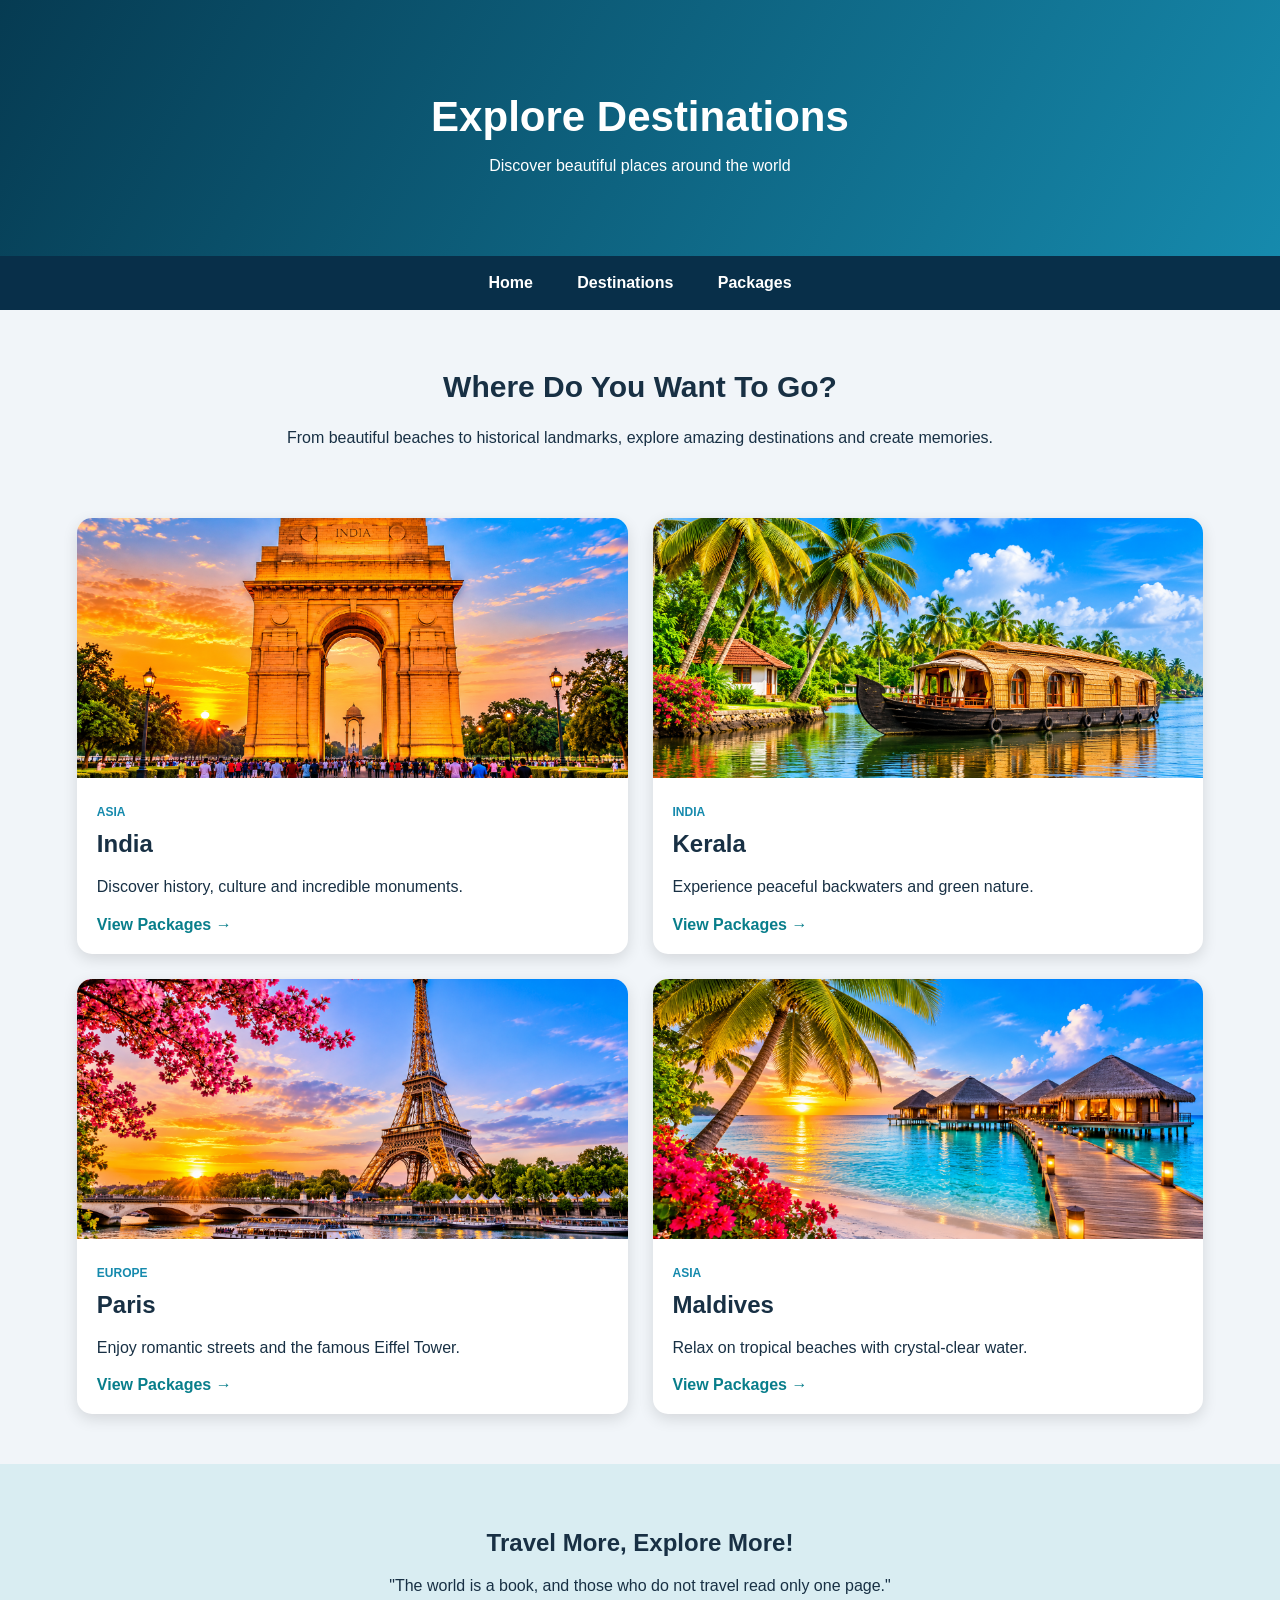
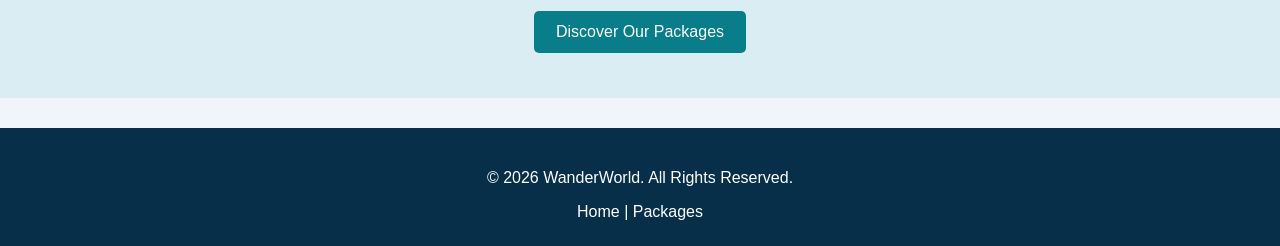
<file: destination.html>
<!DOCTYPE html>
<html lang="en">
<head>
    <meta charset="UTF-8">
    <meta name="viewport" content="width=device-width, initial-scale=1.0">
    <title>WanderWorld | Destinations</title>
    <link rel="stylesheet" href="./css/style.css">
</head>
<body class="destination-page">

    <header class="destination-header">
        <h1>Explore Destinations</h1>
        <p>Discover beautiful places around the world</p>
    </header>

    <nav>
        <a href="./index.html">Home</a>
        <a href="./destination.html">Destinations</a>
        <a href="./packages.html">Packages</a>
    </nav>

    <main>

        <section class="destination-intro">
            <h2>Where Do You Want To Go?</h2>
            <p>
                From beautiful beaches to historical landmarks,
                explore amazing destinations and create memories.
            </p>
        </section>

        <section class="destination-gallery">

            <article class="place-card">
                <img src="./images/India Gate at Golden Sunset.png" alt="India">
                <div class="place-info">
                    <span>ASIA</span>
                    <h2>India</h2>
                    <p>Discover history, culture and incredible monuments.</p>
                    <a href="./packages.html">View Packages →</a>
                </div>
            </article>

            <article class="place-card">
                <img src="./images/Kerala Backwaters Houseboat Paradise.png" alt="Kerala">
                <div class="place-info">
                    <span>INDIA</span>
                    <h2>Kerala</h2>
                    <p>Experience peaceful backwaters and green nature.</p>
                    <a href="./packages.html">View Packages →</a>
                </div>
            </article>

            <article class="place-card">
                <img src="./images/Eiffel Tower Sunset River Cruise.png" alt="Paris">
                <div class="place-info">
                    <span>EUROPE</span>
                    <h2>Paris</h2>
                    <p>Enjoy romantic streets and the famous Eiffel Tower.</p>
                    <a href="./packages.html">View Packages →</a>
                </div>
            </article>

            <article class="place-card">
                <img src="./images/Sunset Overwater Paradise.png" alt="Maldives">
                <div class="place-info">
                    <span>ASIA</span>
                    <h2>Maldives</h2>
                    <p>Relax on tropical beaches with crystal-clear water.</p>
                    <a href="./packages.html">View Packages →</a>
                </div>
            </article>

        </section>

        <section class="destination-quote">
            <h2>Travel More, Explore More!</h2>
            <p>"The world is a book, and those who do not travel read only one page."</p>
            <a href="./packages.html">Discover Our Packages</a>
        </section>

    </main>

    <footer>
        <p>© 2026 WanderWorld. All Rights Reserved.</p>
        <a href="./index.html">Home</a> |
        <a href="./packages.html">Packages</a>
    </footer>

</body>
</html>
</file>
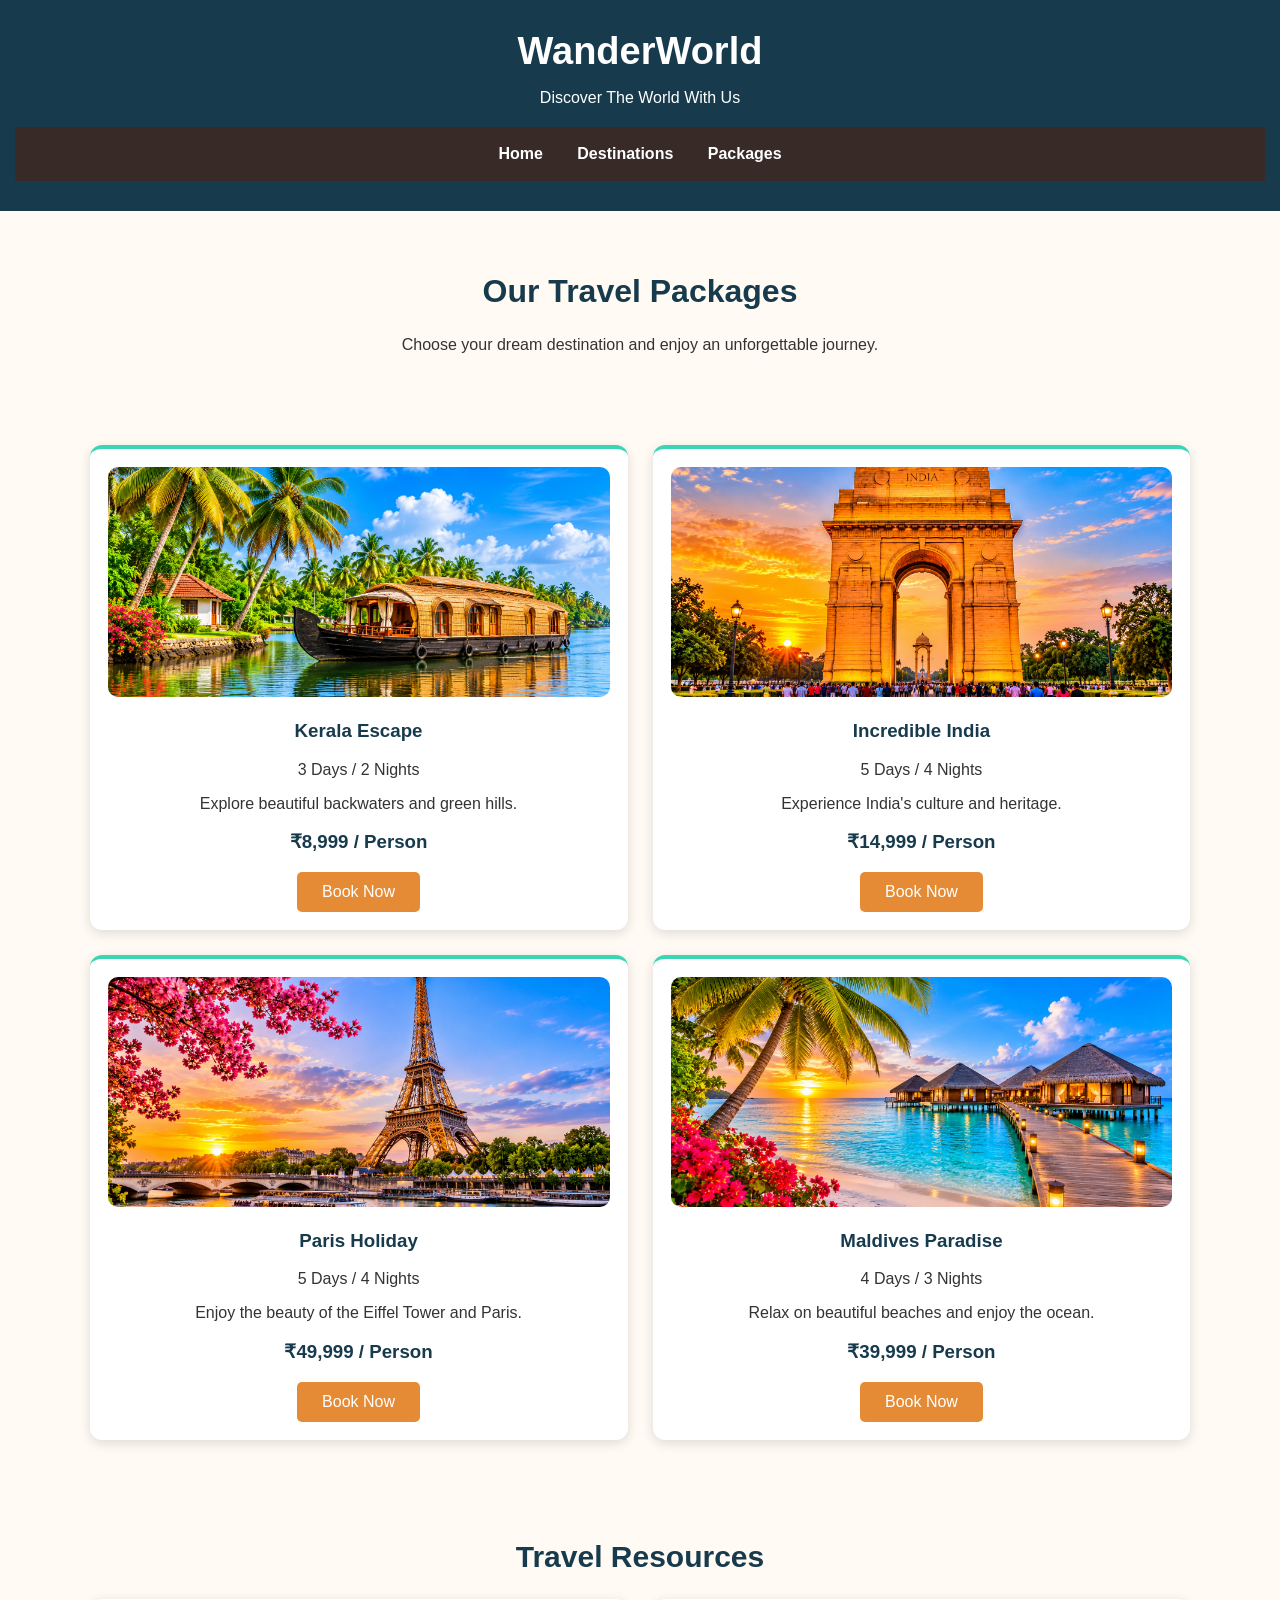
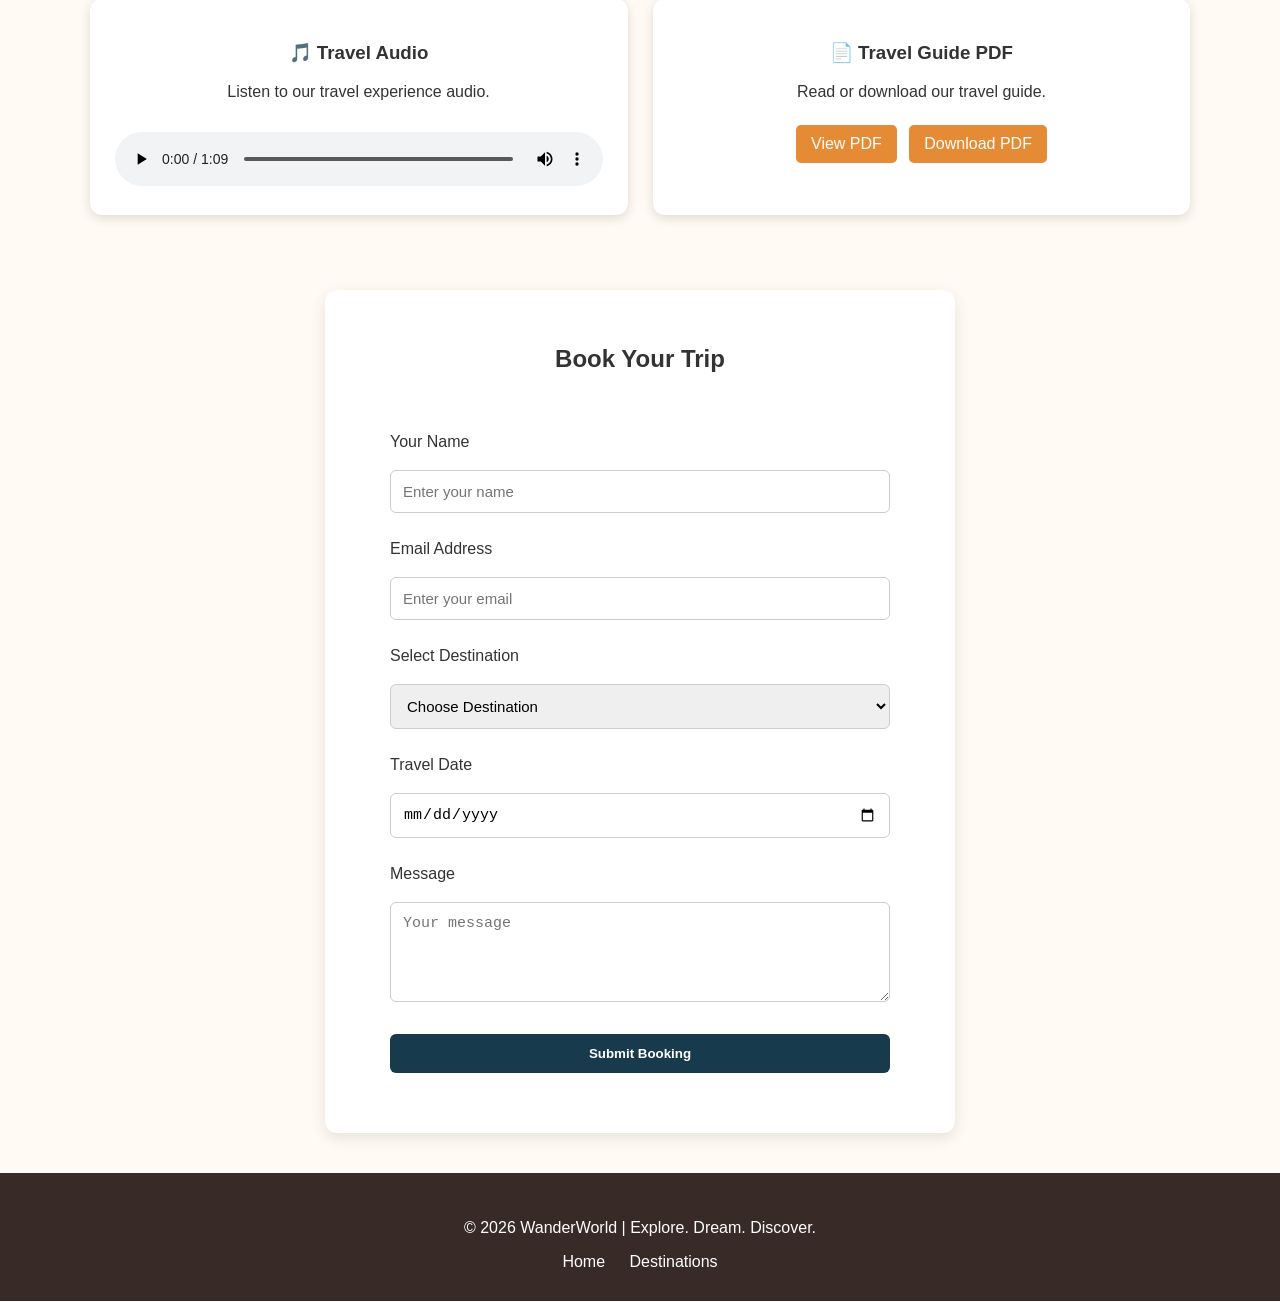
<file: packages.html>
<!DOCTYPE html>
<html lang="en">
<head>
    <meta charset="UTF-8">
    <meta name="viewport" content="width=device-width, initial-scale=1.0">
    <title>WanderWorld - Packages</title>
    <link rel="stylesheet" href="./css/style.css">
</head>

<body class="packages-page">

<header class="package-header">
    <h1>WanderWorld</h1>
    <p>Discover The World With Us</p>

    <nav>
        <a href="./index.html">Home</a>
        <a href="./destination.html">Destinations</a>
        <a href="./packages.html">Packages</a>
    </nav>
</header>

<main>

<section class="package-intro">
    <h2>Our Travel Packages</h2>
    <p>Choose your dream destination and enjoy an unforgettable journey.</p>
</section>

<section class="package-grid">

    <article class="package-card">
        <img src="./images/Kerala Backwaters Houseboat Paradise.png" alt="Kerala">
        <h3>Kerala Escape</h3>
        <p>3 Days / 2 Nights</p>
        <p>Explore beautiful backwaters and green hills.</p>
        <h3>₹8,999 / Person</h3>
        <a href="#booking">Book Now</a>
    </article>

    <article class="package-card">
        <img src="./images/India Gate at Golden Sunset.png" alt="India">
        <h3>Incredible India</h3>
        <p>5 Days / 4 Nights</p>
        <p>Experience India's culture and heritage.</p>
        <h3>₹14,999 / Person</h3>
        <a href="#booking">Book Now</a>
    </article>

    <article class="package-card">
        <img src="./images/Eiffel Tower Sunset River Cruise.png" alt="Paris">
        <h3>Paris Holiday</h3>
        <p>5 Days / 4 Nights</p>
        <p>Enjoy the beauty of the Eiffel Tower and Paris.</p>
        <h3>₹49,999 / Person</h3>
        <a href="#booking">Book Now</a>
    </article>

    <article class="package-card">
        <img src="./images/Sunset Overwater Paradise.png" alt="Maldives">
        <h3>Maldives Paradise</h3>
        <p>4 Days / 3 Nights</p>
        <p>Relax on beautiful beaches and enjoy the ocean.</p>
        <h3>₹39,999 / Person</h3>
        <a href="#booking">Book Now</a>
    </article>

</section>

<section class="package-resources">
    <h2>Travel Resources</h2>

    <div class="resource-container">

        <div class="resource-box">
            <h3>🎵 Travel Audio</h3>
            <p>Listen to our travel experience audio.</p>
            <audio controls>
                <source src="./audio and pdf/travel-audio.mp3" type="audio/mpeg">
                Your browser does not support audio.
            </audio>
        </div>

        <div class="resource-box">
            <h3>📄 Travel Guide PDF</h3>
            <p>Read or download our travel guide.</p>
            <a href="./audio and pdf/tourism-guide.pdf" target="_blank">View PDF</a>
            <a href="./audio and pdf/tourism-guide.pdf" download>Download PDF</a>
        </div>

    </div>
</section>

<section class="booking-section" id="booking">
    <h2>Book Your Trip</h2>

    <form>
        <label>Your Name</label>
        <input type="text" placeholder="Enter your name" required>

        <label>Email Address</label>
        <input type="email" placeholder="Enter your email" required>

        <label>Select Destination</label>
        <select required>
            <option value="">Choose Destination</option>
            <option>Kerala</option>
            <option>India</option>
            <option>Paris</option>
            <option>Maldives</option>
        </select>

        <label>Travel Date</label>
        <input type="date" required>

        <label>Message</label>
        <textarea placeholder="Your message"></textarea>

        <button type="submit">Submit Booking</button>
    </form>
</section>

</main>

<footer class="package-footer">
    <p>© 2026 WanderWorld | Explore. Dream. Discover.</p>
    <a href="./index.html">Home</a>
    <a href="./destinations.html">Destinations</a>
</footer>

</body>
</html>
</file>
<file: css/style.css>
.destination-grid {
    display: grid;
    grid-template-columns: repeat(2, 1fr);
    gap: 22px;
    margin: 20px 0;
}

.destination-card {
    background-color: white;
    border-radius: 10px;
    overflow: hidden;
    box-shadow: 0 3px 12px rgba(0,0,0,0.08);
    padding-bottom: 15px;
}

.destination-card img {
    width: 100%;
    height: 210px;
    object-fit: cover;
}

.destination-card h3,
.destination-card p {
    padding: 5px 15px;
}

.destination-card h3 {
    color: #087f70;
    margin-top: 8px;
}

/* Sidebar */

.sidebar h2,
.sidebar h3 {
    color: #087f70;
    margin-bottom: 12px;
    margin-top: 15px;
}

.sidebar p {
    margin-bottom: 15px;
}

.sidebar img {
    width: 100%;
    border-radius: 8px;
    margin: 15px 0;
}

.sidebar audio {
    width: 100%;
    margin: 10px 0;
}

.sidebar a {
    color: #087f70;
    font-weight: bold;
}
.package-grid {
    display: grid;
    grid-template-columns: repeat(2, 1fr);
    gap: 20px;
    margin: 20px 0;
}

.package-card {
    background-color: white;
    padding: 25px;
    border-radius: 10px;
    box-shadow: 0 3px 12px rgba(0,0,0,0.08);
    border-top: 4px solid #39d5b5;
}

.package-card h3 {
    color: #087f70;
}

.package-card h2 {
    color: #102a43;
}

.package-card ul {
    padding-left: 20px;
    margin-top: 10px;
}
.contact-form {
    background-color: white;
    padding: 25px;
    border-radius: 10px;
    margin: 20px 0;
    box-shadow: 0 3px 12px rgba(0,0,0,0.08);
}

.contact-form label {
    display: block;
    font-weight: bold;
    margin: 12px 0 5px;
}

.contact-form input,
.contact-form select,
.contact-form textarea {
    width: 100%;
    padding: 12px;
    border: 1px solid #ccc;
    border-radius: 5px;
    font-family: Arial, sans-serif;
}

.contact-form button {
    background-color: #087f70;
    color: white;
    border: none;
    padding: 12px 25px;
    margin-top: 15px;
    border-radius: 5px;
    cursor: pointer;
}

.contact-form button:hover {
    background-color: #102a43;
}
footer {
    background-color: #102a43;
    color: white;
    text-align: center;
    padding: 25px;
    margin-top: 30px;
}

/* Tablet */

@media (max-width: 900px) {
    .layout {
        padding: 30px 4%;
    }

    .hero h1 {
        font-size: 42px;
    }
}

@media (max-width: 600px) {
    header {
        flex-direction: column;
        gap: 15px;
    }

    nav {
        justify-content: center;
        gap: 15px;
    }

    .hero {
        min-height: 400px;
        padding: 40px 6%;
    }

    .hero h1 {
        font-size: 35px;
    }

    .layout {
        flex-direction: column;
    }

    .main-content,
    .sidebar {
        width: 100%;
    }
    .destination-grid,
    .package-grid {
        grid-template-columns: 1fr;
    }
    .page-banner h1 {
        font-size: 30px;
    }
}

.packages-page {
    margin: 0;
    font-family: Arial, sans-serif;
    background: #fff8f0;
    color: #293241;
}

.package-header {
    text-align: center;
    padding: 65px 20px;
    color: white;
    background: linear-gradient(120deg, #7b2d26, #d97736);
}

.package-header h1 {
    font-size: 42px;
    margin-bottom: 10px;
}

.packages-page nav {
    background: #382b27;
    text-align: center;
    padding: 18px;
}

.packages-page nav a {
    color: white;
    text-decoration: none;
    margin: 0 20px;
    font-weight: bold;
}

.package-intro {
    text-align: center;
    padding: 35px 20px;
}

.package-intro h2 {
    font-size: 30px;
}

.package-gallery {
    display: grid;
    grid-template-columns: repeat(2, 1fr);
    gap: 25px;
    padding: 20px 6%;
}

.travel-card {
    background: white;
    border-radius: 14px;
    overflow: hidden;
    box-shadow: 0 5px 15px rgba(0,0,0,0.12);
}

.travel-card img {
    width: 100%;
    height: 250px;
    object-fit: cover;
}

.travel-info {
    padding: 20px;
}

.travel-info span {
    color: #d97736;
    font-size: 12px;
    font-weight: bold;
}

.travel-info h2 {
    margin: 10px 0;
}

.travel-info p {
    line-height: 1.6;
}

.travel-info h3 {
    color: #b45309;
}

.travel-info small {
    font-size: 13px;
    color: #777;
}

.travel-info a {
    display: inline-block;
    background: #b45309;
    color: white;
    padding: 11px 22px;
    border-radius: 5px;
    text-decoration: none;
}

.package-benefits {
    text-align: center;
    padding: 40px 20px;
    background: #f6e6d7;
}

.benefit-list {
    display: flex;
    justify-content: center;
    flex-wrap: wrap;
    gap: 20px;
    margin-top: 25px;
}

.benefit-list div {
    background: white;
    padding: 18px;
    border-radius: 8px;
}

.booking-section {
    max-width: 600px;
    margin: 40px auto;
    padding: 30px;
    background: white;
    border-radius: 12px;
    box-shadow: 0 5px 15px rgba(0,0,0,0.1);
}

.booking-section h2,
.booking-section p {
    text-align: center;
}

.booking-section form {
    display: flex;
    flex-direction: column;
    gap: 12px;
}

.booking-section input,
.booking-section select,
.booking-section textarea {
    padding: 13px;
    border: 1px solid #ccc;
    border-radius: 6px;
    font-size: 15px;
}

.booking-section textarea {
    min-height: 100px;
}

.booking-section button {
    padding: 14px;
    border: none;
    border-radius: 6px;
    background: #b45309;
    color: white;
    font-weight: bold;
    cursor: pointer;
}

.packages-page footer {
    background: #382b27;
    color: white;
    text-align: center;
    padding: 30px 15px;
}

.packages-page footer a {
    color: white;
    text-decoration: none;
}

@media (max-width: 600px) {
    .package-gallery {
        grid-template-columns: 1fr;
    }

    .package-header h1 {
        font-size: 30px;
    }

    .packages-page nav a {
        margin: 0 8px;
    }

    .booking-section {
        margin: 25px 15px;
    }
}

/* DESTINATIONS PAGE */

.destination-page {
    margin: 0;
    font-family: Arial, sans-serif;
    background: #f1f5f9;
    color: #183044;
}

.destination-header {
    text-align: center;
    padding: 65px 20px;
    background: linear-gradient(120deg, #063b52, #168aad);
    color: white;
}

.destination-header h1 {
    font-size: 42px;
    margin-bottom: 10px;
}

.destination-page nav {
    background: #082f49;
    padding: 18px;
    text-align: center;
}

.destination-page nav a {
    color: white;
    text-decoration: none;
    margin: 0 20px;
    font-weight: bold;
}

.destination-intro {
    text-align: center;
    padding: 35px 20px;
}

.destination-intro h2 {
    font-size: 30px;
}

.destination-gallery {
    display: grid;
    grid-template-columns: repeat(2, 1fr);
    gap: 25px;
    padding: 20px 6%;
}

.place-card {
    background: white;
    border-radius: 15px;
    overflow: hidden;
    box-shadow: 0 5px 15px rgba(0,0,0,0.12);
}

.place-card img {
    width: 100%;
    height: 260px;
    object-fit: cover;
}

.place-info {
    padding: 20px;
}

.place-info span {
    color: #168aad;
    font-weight: bold;
    font-size: 12px;
}

.place-info h2 {
    margin: 10px 0;
}

.place-info p {
    line-height: 1.6;
}

.place-info a {
    color: #087e8b;
    text-decoration: none;
    font-weight: bold;
}

.destination-quote {
    background: #d9edf2;
    text-align: center;
    padding: 45px 20px;
    margin-top: 30px;
}

.destination-quote a {
    display: inline-block;
    background: #087e8b;
    color: white;
    padding: 12px 22px;
    text-decoration: none;
    border-radius: 5px;
}

.destination-page footer {
    background: #082f49;
    color: white;
    text-align: center;
    padding: 25px;
}

.destination-page footer a {
    color: white;
    text-decoration: none;
}

@media (max-width: 600px) {
    .destination-gallery {
        grid-template-columns: 1fr;
    }

    .destination-header h1 {
        font-size: 30px;
    }

    .destination-page nav a {
        margin: 0 8px;
    }
}

/* PACKAGES PAGE */

.packages-page {
    margin: 0;
    font-family: Arial, sans-serif;
    background: #fffaf3;
    color: #333;
}

.package-header {
    background: #173b4d;
    color: white;
    text-align: center;
    padding: 30px 15px;
}

.package-header h1 {
    font-size: 38px;
    margin: 0;
}

.package-header nav {
    margin-top: 20px;
}

.package-header nav a {
    color: white;
    text-decoration: none;
    margin: 0 15px;
    font-weight: bold;
}

.package-header nav a:hover {
    color: #ffc66d;
}

.package-intro {
    text-align: center;
    padding: 35px 15px;
}

.package-intro h2 {
    font-size: 32px;
    color: #173b4d;
}

.package-grid {
    display: grid;
    grid-template-columns: repeat(2, 1fr);
    gap: 25px;
    padding: 20px 7%;
}

.package-card {
    background: white;
    padding: 18px;
    border-radius: 12px;
    box-shadow: 0 3px 12px #0002;
    text-align: center;
}

.package-card img {
    width: 100%;
    height: 230px;
    object-fit: cover;
    border-radius: 10px;
}

.package-card h3 {
    color: #173b4d;
}

.package-card a {
    display: inline-block;
    background: #e58b35;
    color: white;
    text-decoration: none;
    padding: 11px 25px;
    border-radius: 5px;
}

.package-resources {
    padding: 35px 7%;
    text-align: center;
}

.package-resources h2 {
    color: #173b4d;
    font-size: 30px;
}

.resource-container {
    display: flex;
    gap: 25px;
    margin-top: 25px;
}

.resource-box {
    flex: 1;
    background: white;
    padding: 25px;
    border-radius: 12px;
    box-shadow: 0 3px 12px #0002;
}

.resource-box audio {
    width: 100%;
    margin-top: 15px;
}

.resource-box a {
    display: inline-block;
    background: #e58b35;
    color: white;
    text-decoration: none;
    padding: 10px 15px;
    border-radius: 5px;
    margin: 8px 4px;
}

.booking-section {
    padding: 35px 15px;
    text-align: center;
}

.booking-section form {
    max-width: 500px;
    margin: auto;
    text-align: left;
    background: white;
    padding: 25px;
    border-radius: 12px;
}

.booking-section label {
    display: block;
    margin-top: 15px;
}

.booking-section input,
.booking-section select,
.booking-section textarea {
    width: 100%;
    padding: 12px;
    margin-top: 7px;
    box-sizing: border-box;
}

.booking-section button {
    margin-top: 20px;
    padding: 12px 25px;
    background: #173b4d;
    color: white;
    border: none;
    cursor: pointer;
}

.package-footer {
    background: #173b4d;
    color: white;
    text-align: center;
    padding: 25px;
}

.package-footer a {
    color: white;
    margin: 10px;
}


@media (max-width: 600px) {
    .package-grid {
        grid-template-columns: 1fr;
    }

    .resource-container {
        flex-direction: column;
    }

    .package-header nav a {
        display: inline-block;
        margin: 8px;
    }
}

/* HOME PAGE DESIGN */

.home-page {
    margin: 0;
    font-family: Arial, sans-serif;
    color: #263238;
}

.home-header {
    background: #102d3a;
    color: white;
    text-align: center;
    padding: 20px;
}

.home-header h1 {
    font-size: 36px;
    margin: 5px;
}

.home-header nav {
    margin-top: 20px;
}

.home-header nav a {
    color: white;
    text-decoration: none;
    margin: 15px;
    font-weight: bold;
}

.home-header nav a:hover {
    color: #ffc66d;
}

.home-hero {
    min-height: 520px;
    background: linear-gradient(#0006, #0008),
    url("../images/home-travel.jpg") center/cover no-repeat;
    display: flex;
    align-items: center;
    padding: 40px 8%;
    color: white;
}

.hero-content {
    max-width: 650px;
}

.hero-small {
    letter-spacing: 4px;
    font-weight: bold;
}

.hero-content h2 {
    font-size: 48px;
    margin: 15px 0;
}

.hero-content p {
    font-size: 18px;
    line-height: 1.7;
}

.home-button {
    display: inline-block;
    background: #e58b35;
    color: white;
    text-decoration: none;
    padding: 14px 25px;
    border-radius: 6px;
    margin-top: 15px;
}

.home-about {
    text-align: center;
    padding: 55px 12%;
    background: #fffaf3;
}

.home-about h2,
.home-experiences h2 {
    color: #173b4d;
    font-size: 30px;
}

.home-about p {
    line-height: 1.8;
    font-size: 17px;
}

.home-experiences {
    text-align: center;
    padding: 45px 7%;
    background: #edf4f5;
}

.experience-grid {
    display: grid;
    grid-template-columns: repeat(3, 1fr);
    gap: 25px;
    margin-top: 30px;
}

.experience-grid article {
    background: white;
    padding: 30px 20px;
    border-radius: 12px;
    box-shadow: 0 3px 12px #0002;
}

.experience-icon {
    font-size: 50px;
}

.experience-grid h3 {
    color: #173b4d;
}

.experience-grid p {
    line-height: 1.6;
}

.home-quote {
    text-align: center;
    background: #173b4d;
    color: white;
    padding: 55px 15px;
}

.home-quote h2 {
    font-size: 32px;
}

.home-footer {
    text-align: center;
    background: #102d3a;
    color: white;
    padding: 25px;
}

@media (max-width: 600px) {
    .home-header nav a {
        display: inline-block;
        margin: 8px;
    }

    .home-hero {
        min-height: 400px;
        padding: 25px;
    }

    .hero-content h2 {
        font-size: 34px;
    }

    .experience-grid {
        grid-template-columns: 1fr;
    }
}
</file>
